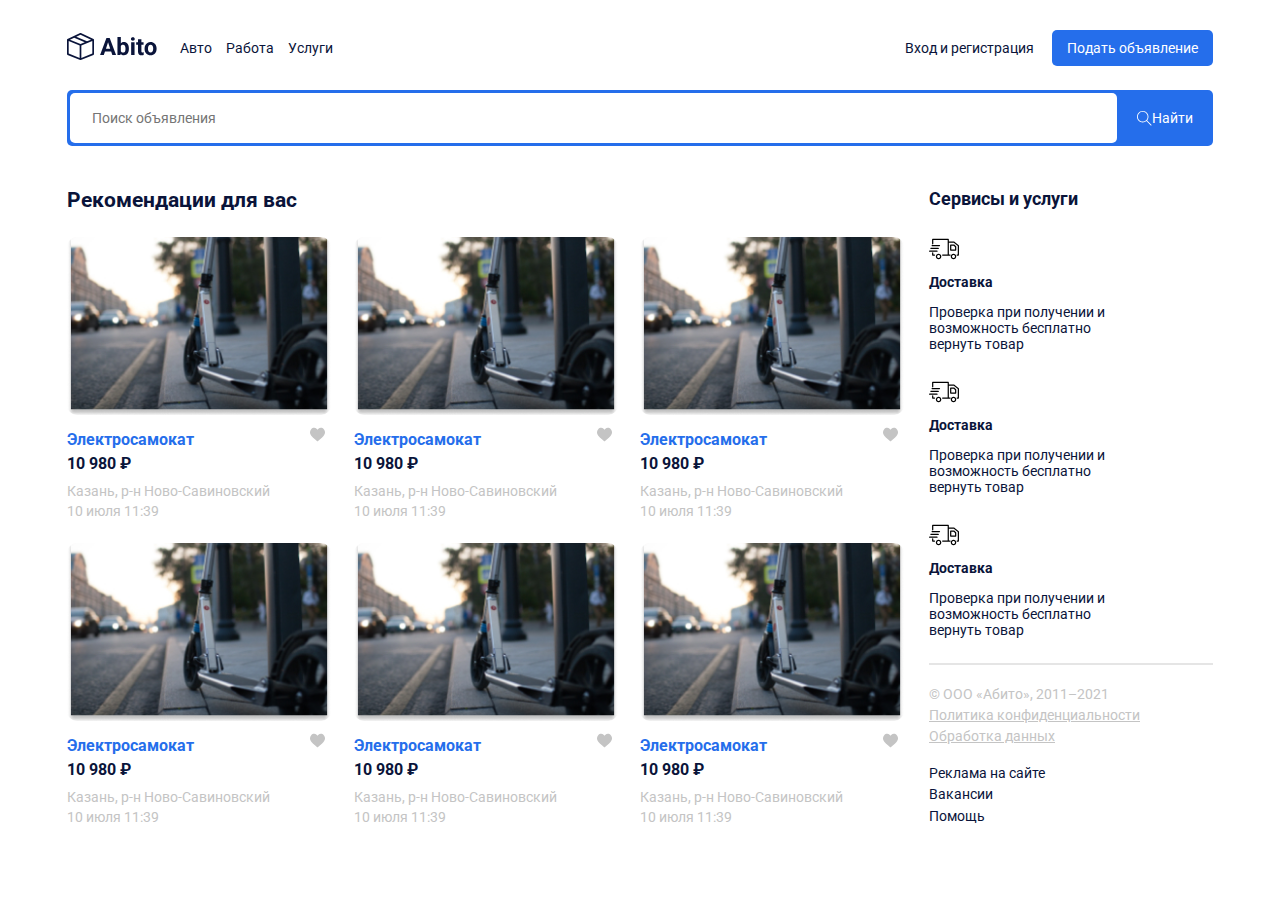
<file: index.html>
<!DOCTYPE html>
<html lang="ru">
  <head>
    <meta charset="UTF-8" />
    <meta http-equiv="X-UA-Compatible" content="IE=edge" />
    <meta name="viewport" content="width=device-width, initial-scale=1.0" />
    <title>Сайт объявлений Abito</title>
    <link rel="preconnect" href="https://fonts.googleapis.com" />
    <link rel="preconnect" href="https://fonts.gstatic.com" crossorigin />
    <link
      href="https://fonts.googleapis.com/css2?family=Roboto:wght@400;700&display=swap"
      rel="stylesheet"
    />
    <link rel="stylesheet" href="css/normalize.css" />
    <link rel="stylesheet" href="css/style.css" />
  </head>
  <body>
    <header class="header container">
      <div class="navbar">
        <a href="index.html" class="logo">
          <img src="img/logo.svg" alt="logo of the site" class="logo-image" />
        </a>
        <div class="navbar-panel">
          <div class="close-menu">
            <svg
              class="close-menu"
              width="36"
              height="36"
              viewBox="0 0 36 36"
              fill="none"
              xmlns="http://www.w3.org/2000/svg"
            >
              <path
                d="M1 1L34.5 34.5M1 34.5L34.5 1"
                stroke="black"
                stroke-width="2"
              />
            </svg>
          </div>
          <nav class="navbar-menu">
            <ul class="menu">
              <li class="menu-item">
                <a href="#" class="menu-link">Авто</a>
              </li>
              <li class="menu-item">
                <a href="#" class="menu-link">Работа</a>
              </li>
              <li class="menu-item">
                <a href="#" class="menu-link">Услуги</a>
              </li>
            </ul>
          </nav>
          <div class="button-group">
            <a href="#" class="button button-link">Вход и регистрация</a>
            <a href="#" class="button button-primary">Подать объявление</a>
          </div>
        </div>
        <button class="menu-button">
          <svg
            width="30"
            height="30"
            viewBox="0 0 30 30"
            fill="none"
            xmlns="http://www.w3.org/2000/svg"
          >
            <path
              d="M0.937476 9.37501H29.0624C29.58 9.37501 29.9999 8.95498 29.9999 8.43754C29.9999 7.92002 29.5799 7.50006 29.0624 7.50006H0.937476C0.419955 7.50006 0 7.92009 0 8.43754C0 8.95498 0.420033 9.37501 0.937476 9.37501Z"
              fill="black"
            />
            <path
              d="M29.0624 14.0626H0.937476C0.419955 14.0626 0 14.4826 0 15C0 15.5175 0.420033 15.9375 0.937476 15.9375H29.0624C29.58 15.9375 29.9999 15.5175 29.9999 15C29.9999 14.4826 29.58 14.0626 29.0624 14.0626Z"
              fill="black"
            />
            <path
              d="M29.0625 20.625H10.3125C9.79495 20.625 9.375 21.0451 9.375 21.5625C9.375 22.08 9.79503 22.5 10.3125 22.5H29.0625C29.58 22.5 29.9999 22.0799 29.9999 21.5625C30 21.045 29.58 20.625 29.0625 20.625Z"
              fill="black"
            />
          </svg>
        </button>
      </div>
      <!-- /.navbar -->
      <div class="search-panel">
        <input
          type="search"
          name=""
          id=""
          class="search-input"
          placeholder="Поиск объявления"
        />
        <button class="search-button">
          <svg
            width="15"
            height="15"
            viewBox="0 0 15 15"
            fill="none"
            xmlns="http://www.w3.org/2000/svg"
          >
            <g clip-path="url(#clip0)">
              <path
                d="M14.6506 14.0012L10.0862 9.43675C10.9465 8.43352 11.4706 7.13293 11.4706 5.71058C11.4706 2.54822 8.89765 -0.0247192 5.7353 -0.0247192C4.20353 -0.0247192 2.76265 0.571751 1.67824 1.6544C0.595589 2.73793 -0.000881376 4.17881 9.77541e-07 5.71058C9.77541e-07 8.87293 2.57294 11.4459 5.7353 11.4459C7.15765 11.4459 8.45912 10.9218 9.46235 10.0615L14.0268 14.6259L14.6506 14.0012ZM5.7353 10.5635C3.06 10.5635 0.882354 8.38675 0.882354 5.71058C0.881472 4.41352 1.38618 3.19499 2.30294 2.2791C3.21882 1.36234 4.43824 0.857634 5.7353 0.857634C8.41059 0.857634 10.5882 3.0344 10.5882 5.71058C10.5882 8.38587 8.41059 10.5635 5.7353 10.5635Z"
                fill="white"
              />
            </g>
            <defs>
              <clipPath id="clip0">
                <rect width="15" height="15" fill="white" />
              </clipPath>
            </defs>
          </svg>
          <span class="search-button-text">Найти</span>
        </button>
      </div>
      <!-- /.search-panel -->
    </header>
    <div class="page-content container">
      <main class="main">
        <h2 class="page-title">Рекомендации для вас</h2>
        <div class="cards">
          <div class="card">
            <a href="single.html" class="card-link">
              <img
                src="img/card-image.jpg"
                alt="Card image"
                class="card-image"
              />
            </a>
            <div class="card-header">
              <a href="single.html" class="card-link"
                ><h3 class="card-title">Электросамокат</h3></a
              >
              <button class="like">
                <img src="img/like.svg" alt="Like icon" class="" />
              </button>
            </div>
            <strong class="card-price"> 10 980 ₽ </strong>
            <p class="card-text">Казань, р-н Ново-Савиновский</p>
            <p class="card-text">10 июля 11:39</p>
          </div>
          <div class="card">
            <a href="#" class="card-link">
              <img
                src="img/card-image.jpg"
                alt="Card image"
                class="card-image"
              />
            </a>
            <div class="card-header">
              <a href="#" class="card-link"
                ><h3 class="card-title">Электросамокат</h3></a
              >
              <button class="like">
                <img src="img/like.svg" alt="Like icon" class="" />
              </button>
            </div>
            <strong class="card-price"> 10 980 ₽ </strong>
            <p class="card-text">Казань, р-н Ново-Савиновский</p>
            <p class="card-text">10 июля 11:39</p>
          </div>
          <div class="card">
            <a href="#" class="card-link">
              <img
                src="img/card-image.jpg"
                alt="Card image"
                class="card-image"
              />
            </a>
            <div class="card-header">
              <a href="#" class="card-link"
                ><h3 class="card-title">Электросамокат</h3></a
              >
              <button class="like">
                <img src="img/like.svg" alt="Like icon" class="" />
              </button>
            </div>
            <strong class="card-price"> 10 980 ₽ </strong>
            <p class="card-text">Казань, р-н Ново-Савиновский</p>
            <p class="card-text">10 июля 11:39</p>
          </div>
          <div class="card">
            <a href="#" class="card-link">
              <img
                src="img/card-image.jpg"
                alt="Card image"
                class="card-image"
              />
            </a>
            <div class="card-header">
              <a href="#" class="card-link"
                ><h3 class="card-title">Электросамокат</h3></a
              >
              <button class="like">
                <img src="img/like.svg" alt="Like icon" class="" />
              </button>
            </div>
            <strong class="card-price"> 10 980 ₽ </strong>
            <p class="card-text">Казань, р-н Ново-Савиновский</p>
            <p class="card-text">10 июля 11:39</p>
          </div>
          <div class="card">
            <a href="#" class="card-link">
              <img
                src="img/card-image.jpg"
                alt="Card image"
                class="card-image"
              />
            </a>
            <div class="card-header">
              <a href="#" class="card-link"
                ><h3 class="card-title">Электросамокат</h3></a
              >
              <button class="like">
                <img src="img/like.svg" alt="Like icon" class="" />
              </button>
            </div>
            <strong class="card-price"> 10 980 ₽ </strong>
            <p class="card-text">Казань, р-н Ново-Савиновский</p>
            <p class="card-text">10 июля 11:39</p>
          </div>
          <div class="card">
            <a href="#" class="card-link">
              <img
                src="img/card-image.jpg"
                alt="Card image"
                class="card-image"
              />
            </a>
            <div class="card-header">
              <a href="#" class="card-link"
                ><h3 class="card-title">Электросамокат</h3></a
              >
              <button class="like">
                <img src="img/like.svg" alt="Like icon" class="" />
              </button>
            </div>
            <strong class="card-price"> 10 980 ₽ </strong>
            <p class="card-text">Казань, р-н Ново-Савиновский</p>
            <p class="card-text">10 июля 11:39</p>
          </div>
        </div>
      </main>
      <aside class="sidebar">
        <h4 class="page-title">Сервисы и услуги</h4>
        <div class="service">
          <img
            src="img/delivery.svg"
            alt="Delivery icon"
            class="service-image"
          />
          <h5 class="service-title">Доставка</h5>
          <p class="service-text">
            Проверка при получении и возможность бесплатно вернуть товар
          </p>
        </div>
        <div class="service">
          <img
            src="img/delivery.svg"
            alt="Delivery icon"
            class="service-image"
          />
          <h5 class="service-title">Доставка</h5>
          <p class="service-text">
            Проверка при получении и возможность бесплатно вернуть товар
          </p>
        </div>
        <div class="service">
          <img
            src="img/delivery.svg"
            alt="Delivery icon"
            class="service-image"
          />
          <h5 class="service-title">Доставка</h5>
          <p class="service-text">
            Проверка при получении и возможность бесплатно вернуть товар
          </p>
        </div>
        <hr color="#E5E5E5" />
        <footer class="footer">
          <p class="footer-text">© ООО «Абито», 2011–2021</p>
          <ul class="footer-menu">
            <li class="footer-menu-item">
              <a href="#" class="footer-text">Политика конфиденциальности</a>
            </li>
            <li class="footer-menu-item">
              <a href="#" class="footer-text">Обработка данных</a>
            </li>
          </ul>
          <ul class="footer-menu">
            <li class="footer-menu-item">
              <a href="#" class="footer-link">Реклама на сайте</a>
            </li>
            <li class="footer-menu-item">
              <a href="#" class="footer-link">Вакансии</a>
            </li>
            <li class="footer-menu-item">
              <a href="#" class="footer-link">Помощь</a>
            </li>
          </ul>
        </footer>
      </aside>
    </div>
    <script src="https://unpkg.com/swiper/swiper-bundle.min.js"></script>
    <script src="js/main.js"></script>
  </body>
</html>
</file>
<file: css/style.css>
body {
  font-family: "Roboto", sans-serif;
  font-size: 14px;
  color: #0a143a;
}
.container {
  max-width: 1146px;
  margin: auto;
}
.header {
  padding-top: 30px;
  padding-bottom: 30px;
  margin-bottom: 12px;
}
.navbar {
  display: flex;
  align-items: center;
  justify-content: space-between;
  margin-bottom: 24px;
}
.navbar-panel {
  flex-grow: 1;
  display: flex;
  align-items: center;
}
.navbar-menu {
  margin-right: auto;
}
.menu {
  list-style: none;
  margin: 0;
  padding-left: 22px;
  padding-right: 22px;
  display: flex;
}
.menu-item:not(:last-child) {
  margin-right: 14px;
}
.menu-link {
  text-decoration: none;
  color: inherit;
}
.button {
  text-decoration: none;
  display: inline-block;
  padding: 10px 15px;
  cursor: pointer;
}
.button-link {
  color: inherit;
}
.button-primary {
  background: #256eeb;
  border-radius: 5px;
  color: white;
}
.search-panel {
  background: #256eeb;
  border-radius: 5px;
  height: 50px;
  padding: 3px;
  display: flex;
  justify-content: space-between;
}
.search-input {
  flex-grow: 1;
  border-radius: 5px;
  background: white;
  border: none;
  padding-left: 22px;
  padding-right: 22px;
}
.search-button {
  background: #256eeb;
  border: none;
  color: white;
  padding-left: 20px;
  padding-right: 17px;
  display: flex;
  align-items: center;
}
.seacrh-button-text {
  margin-left: 5px;
}
.page-content {
  display: grid;
  grid-template-columns: 9fr 3fr;
  grid-column-gap: 10px;
}
.card-image {
  border-radius: 10px;
  width: 264px;
  height: 178px;
  object-fit: cover;
}
.cards {
  display: flex;
  flex-wrap: wrap;
  justify-content: space-between;
  margin-right: 15px;
}
.card {
  margin-bottom: 20px;
}
.card-title {
  font-style: normal;
  font-weight: bold;
  font-size: 16px;
  line-height: 19px;
  color: #256eeb;
  margin-top: 12px;
  margin-bottom: 5px;
}
.card-header {
  display: flex;
  justify-content: space-between;
  align-items: center;
}
.like {
  background-color: white;
  border: none;
  cursor: pointer;
}
.card-price {
  font-weight: bold;
  font-size: 16px;
  line-height: 19px;
  color: #0a143a;
  margin-bottom: 10px;
  display: block;
}
.card-text {
  font-weight: normal;
  font-size: 14px;
  line-height: 16px;
  color: #c4c4c4;
  margin-bottom: 4px;
  margin-top: 0;
}
.card-link {
  text-decoration: none;
}
.sidebar .page-title {
  font-size: 18px;
  line-height: 21px;
}
.service {
  margin-bottom: 25px;
}
.service-title {
  font-weight: bold;
  font-size: 14px;
  line-height: 16px;
  margin-top: 7px;
  margin-bottom: 5px;
}
.service-text {
  font-size: 14px;
  line-height: 16px;
  max-width: 217px;
}
.footer-text {
  display: inline-block;
  font-size: 14px;
  line-height: 16px;
  color: #c4c4c4;
  margin-bottom: 5px;
}
.footer-menu {
  margin: 0;
  padding: 0;
  list-style: none;
  margin-bottom: 16px;
}
.footer-link {
  color: inherit;
  text-decoration: none;
  display: inline-block;
  margin-bottom: 5px;
}
.main-single {
  display: flex;
  align-items: flex-start;
}
.content {
  max-width: 460px;
  margin-right: 30px;
}
.swiper-image {
  width: 100%;
  border-radius: 10px;
}
.swiper-container {
  width: 100%;
  height: 300px;
  margin-left: auto;
  margin-right: auto;
}
.swiper-slide {
  background-size: cover;
  background-position: center;
}
.mySwiper2 {
  width: 100%;
  border-radius: 10px;
}
.mySwiper {
  height: 20%;
  box-sizing: border-box;
  padding: 10px 0;
}
.mySwiper .swiper-slide {
  width: 25%;
  height: 100%;
  opacity: 0.4;
  border-radius: 10px;
}
.mySwiper .swiper-slide-thumb-active {
  opacity: 1;
}
.swiper-slide img {
  display: block;
  width: 100%;
  height: 100%;
  object-fit: cover;
  border-radius: 3px;
}
.content-text {
  font-size: 14px;
  line-height: 140%;
}
.single-price {
  font-size: 24px;
  line-height: 28px;
  margin-top: 0;
  margin-bottom: 25px;
  display: block;
}
.page-title {
  margin-top: 0;
  margin-bottom: 25px;
}
.author {
  min-width: 264px;
}
.author-wrapper {
  display: flex;
  align-items: center;
  justify-content: space-between;
  margin-top: 25px;
  margin-bottom: 30px;
}
.author-avatar {
  width: 50px;
  height: 50px;
  object-fit: cover;
  border-radius: 50%;
}
.author-name {
  display: block;
  font-weight: bold;
  font-size: 14px;
  line-height: 16px;
  margin-bottom: 4px;
}
.rating {
  margin-bottom: 5px;
}
.rating-counter {
  opacity: 0.5;
  margin-left: 10px;
}
.author-status {
  font-size: 12px;
  line-height: 14px;
}
.button-block {
  display: block;
  width: 100%;
  height: 54px;
  margin-bottom: 14px;
  border: none;
}
.button-success {
  background-color: #14b4be;
  border-radius: 5px;
  color: white;
}
.menu-button {
  background-color: white;
  border: none;
  cursor: pointer;
  display: none;
}
.close-menu {
  display: none;
}
@media (max-width: 1200px) {
  .container {
    max-width: 960px;
  }
  .card {
    width: 45%;
  }
  .card-image {
    width: 100%;
    height: 200px;
  }
}
@media (max-width: 992px) {
  .container {
    max-width: 740px;
  }
  .card-image {
    height: 150px;
  }
}
@media (max-width: 768px) {
  .container {
    max-width: 560px;
  }
  .card {
    width: 100%;
  }
  .page-content {
    grid-template-columns: 8fr 4fr;
  }
  .menu-button {
    display: block;
  }
  .close-menu {
    display: block;
    position: absolute;
    right: 30px;
    top: 30px;
    cursor: pointer;
    background-color: white; 
    border: none; 
  }
  .navbar-panel {
    position: fixed;
    right: 0;
    top: 0;
    width: 100%;
    height: 100%;
    background-color: white;
    z-index: 9;
    flex-direction: column;
    align-items: center;
    justify-content: center;
    transition: transform 0.2s opacity 0.2s;
    transform: translateX(100%);
    opacity: 0;
  }
  .is-open {
    transform: translateX(0%);
    opacity: 1;
  }
  .navbar-menu {
    margin-left: auto;
    margin-bottom: 20px;
  }
  .menu {
    flex-direction: column;
    align-items: center;
    justify-content: center;
  }
  .menu-item:not(:last-child) {
    margin-right: 0;
    margin-bottom: 10px;
  }
  .button-group {
    display: flex;
    flex-direction: column;
  }
}
@media (max-width: 576px) {
  .container {
    max-width: 90%;
  }
  .page-content {
    grid-template-columns: 12fr;
  }
  .card-image {
    height: 250px;
  }
  .card {
    margin-right: 0;
  }
  .search-button-text {
    display: none;
  }
}
</file>
